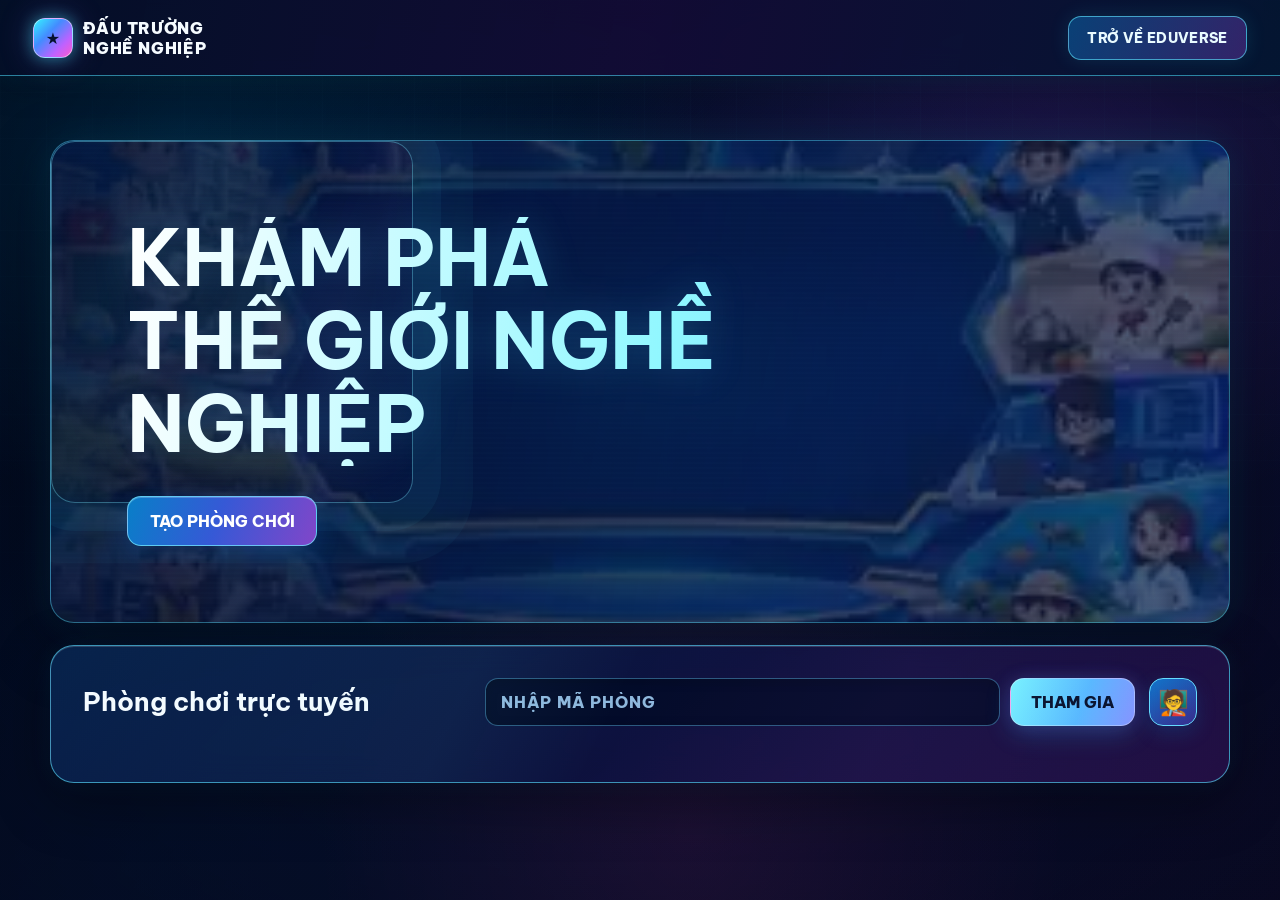
<file: career-arena/index.html>
<!doctype html>
<html lang="vi">
<head>
<meta charset="utf-8">
<meta name="viewport" content="width=device-width,initial-scale=1">
<meta name="theme-color" content="#061b48">
<title>Đấu trường nghề nghiệp | Career Arena</title>
<link rel="stylesheet" href="assets/css/shared.css?v=career-arena-responsive-v20261115">
<link rel="stylesheet" href="assets/css/home.css?v=eduverse-home-20261120">
</head>
<body>
<div class="site-bg"></div>
<header class="topbar">
  <a class="brand" href="index.html" aria-label="Đấu trường nghề nghiệp">
    <span class="brand-mark">★</span>
    <span>ĐẤU TRƯỜNG<br>NGHỀ NGHIỆP</span>
  </a>
  <a class="back-to-eduverse" href="https://historyandgeegraphyeducation.github.io/Eduverse/#ev?tab=practice">TRỞ VỀ EDUVERSE</a>
</header>
<main class="wrap home-wrap">
  <section class="panel hero reveal">
    <h1 class="title">KHÁM PHÁ<br>THẾ GIỚI NGHỀ NGHIỆP</h1>
    <div class="actions">
      <a class="btn secondary" href="room.html">TẠO PHÒNG CHƠI</a>
    </div>
  </section>
  <section class="room-entry panel" aria-label="Phòng chơi trực tuyến">
    <div class="room-entry-main">
      <div class="room-entry-copy">
        <h2>Phòng chơi trực tuyến</h2>
      </div>
      <form id="studentRoomForm" class="room-code-form">
        <label class="sr-only" for="studentRoomCode">Mã phòng</label>
        <input id="studentRoomCode" name="roomCode" maxlength="8" autocomplete="off" autocapitalize="characters" placeholder="NHẬP MÃ PHÒNG" required>
        <button class="btn" type="submit">THAM GIA</button>
      </form>
      <button id="teacherEntryToggle" class="teacher-entry-icon" type="button" aria-label="Truy cập dành cho giáo viên" aria-expanded="false" title="Giáo viên">🧑‍🏫</button>
    </div>
    <form id="teacherRoomForm" class="teacher-room-form hidden">
      <strong>Truy cập dành cho giáo viên</strong>
      <label class="sr-only" for="teacherRoomCode">Mã truy cập giáo viên</label>
      <input id="teacherRoomCode" maxlength="8" autocomplete="off" autocapitalize="characters" placeholder="MÃ GIÁO VIÊN" required>
      <button class="btn secondary" type="submit">VÀO BẢNG ĐIỀU KHIỂN</button>
    </form>
    <p id="roomEntryMessage" class="room-entry-message" aria-live="polite"></p>
  </section>
</main>
<script src="assets/js/shared.js"></script>
<script src="assets/js/home.js?v=eduverse-home-20261120"></script>
</body>
</html>
</file>
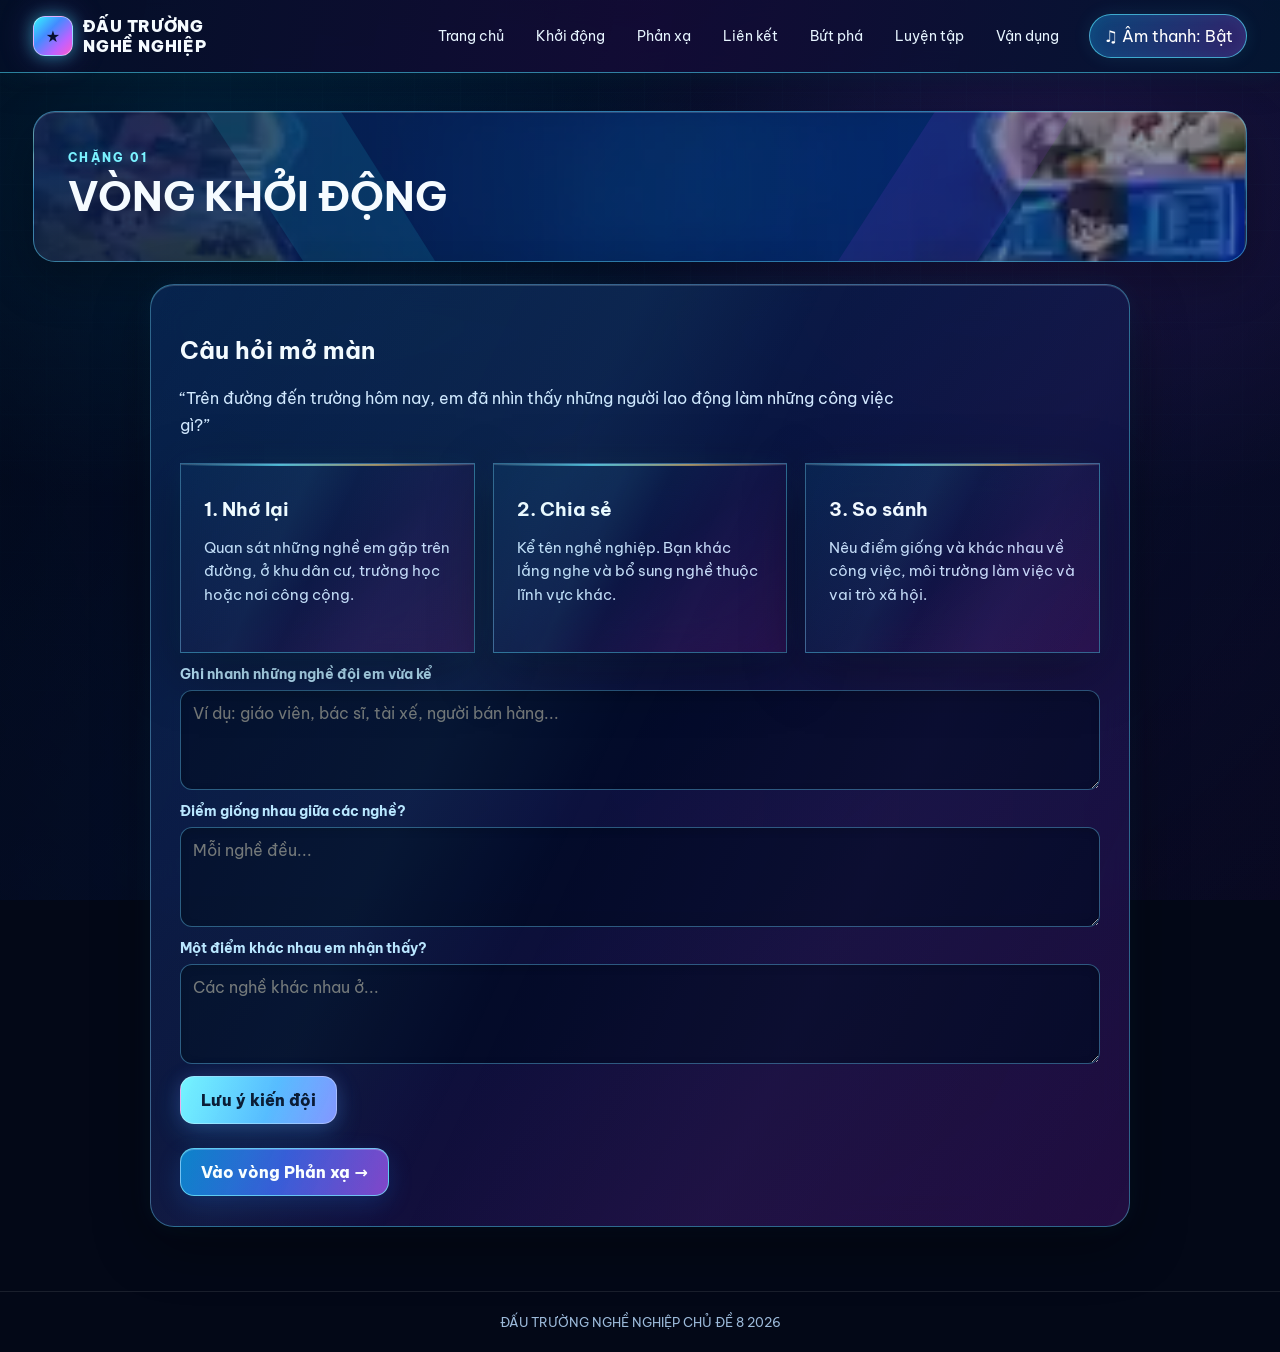
<file: career-arena/pages/khoi-dong.html>
<!doctype html><html lang="vi"><head><meta charset="utf-8"><meta name="viewport" content="width=device-width,initial-scale=1"><meta name="theme-color" content="#061b48"><title>Khởi động | Đấu trường nghề nghiệp</title><link rel="stylesheet" href="../assets/css/shared.css?v=career-arena-responsive-v20261115"><link rel="stylesheet" href="../assets/css/warmup.css"></head><body><div class="site-bg"></div><header class="topbar"><a class="brand" href="../index.html"><span class="brand-mark">★</span><span>ĐẤU TRƯỜNG<br>NGHỀ NGHIỆP</span></a><nav class="nav"><a href="../index.html">Trang chủ</a><a href="khoi-dong.html">Khởi động</a><a href="phan-xa.html">Phản xạ</a><a href="lien-ket.html">Liên kết</a><a href="but-pha.html">Bứt phá</a><a href="luyen-tap.html">Luyện tập</a><a href="van-dung.html">Vận dụng</a></nav><button class="sound-toggle" data-sound>♫ Âm thanh: Bật</button></header><main class="wrap"><section class="round-banner" style="--banner:url('../assets/images/warmup.webp')"><span class="eyebrow">CHẶNG 01</span><h1>VÒNG KHỞI ĐỘNG</h1></section><section class="panel content"><h2>Câu hỏi mở màn</h2><p class="lead">“Trên đường đến trường hôm nay, em đã nhìn thấy những người lao động làm những công việc gì?”</p><div class="grid"><div class="card"><h3>1. Nhớ lại</h3><p>Quan sát những nghề em gặp trên đường, ở khu dân cư, trường học hoặc nơi công cộng.</p></div><div class="card"><h3>2. Chia sẻ</h3><p>Kể tên nghề nghiệp. Bạn khác lắng nghe và bổ sung nghề thuộc lĩnh vực khác.</p></div><div class="card"><h3>3. So sánh</h3><p>Nêu điểm giống và khác nhau về công việc, môi trường làm việc và vai trò xã hội.</p></div></div><div class="field"><label>Ghi nhanh những nghề đội em vừa kể</label><textarea id="jobs" placeholder="Ví dụ: giáo viên, bác sĩ, tài xế, người bán hàng..."></textarea></div><div class="field"><label>Điểm giống nhau giữa các nghề?</label><textarea id="same" placeholder="Mỗi nghề đều..."></textarea></div><div class="field"><label>Một điểm khác nhau em nhận thấy?</label><textarea id="diff" placeholder="Các nghề khác nhau ở..."></textarea></div><button class="btn" id="saveWarmup">Lưu ý kiến đội</button><p id="warmMsg" class="muted" aria-live="polite"></p><div class="actions"><a class="btn secondary" href="phan-xa.html">Vào vòng Phản xạ →</a></div></section></main><footer class="footer">ĐẤU TRƯỜNG NGHỀ NGHIỆP   CHỦ ĐỀ 8   <span data-year></span></footer><script src="../assets/js/shared.js"></script><script src="../assets/js/warmup.js"></script></body></html>
</file>
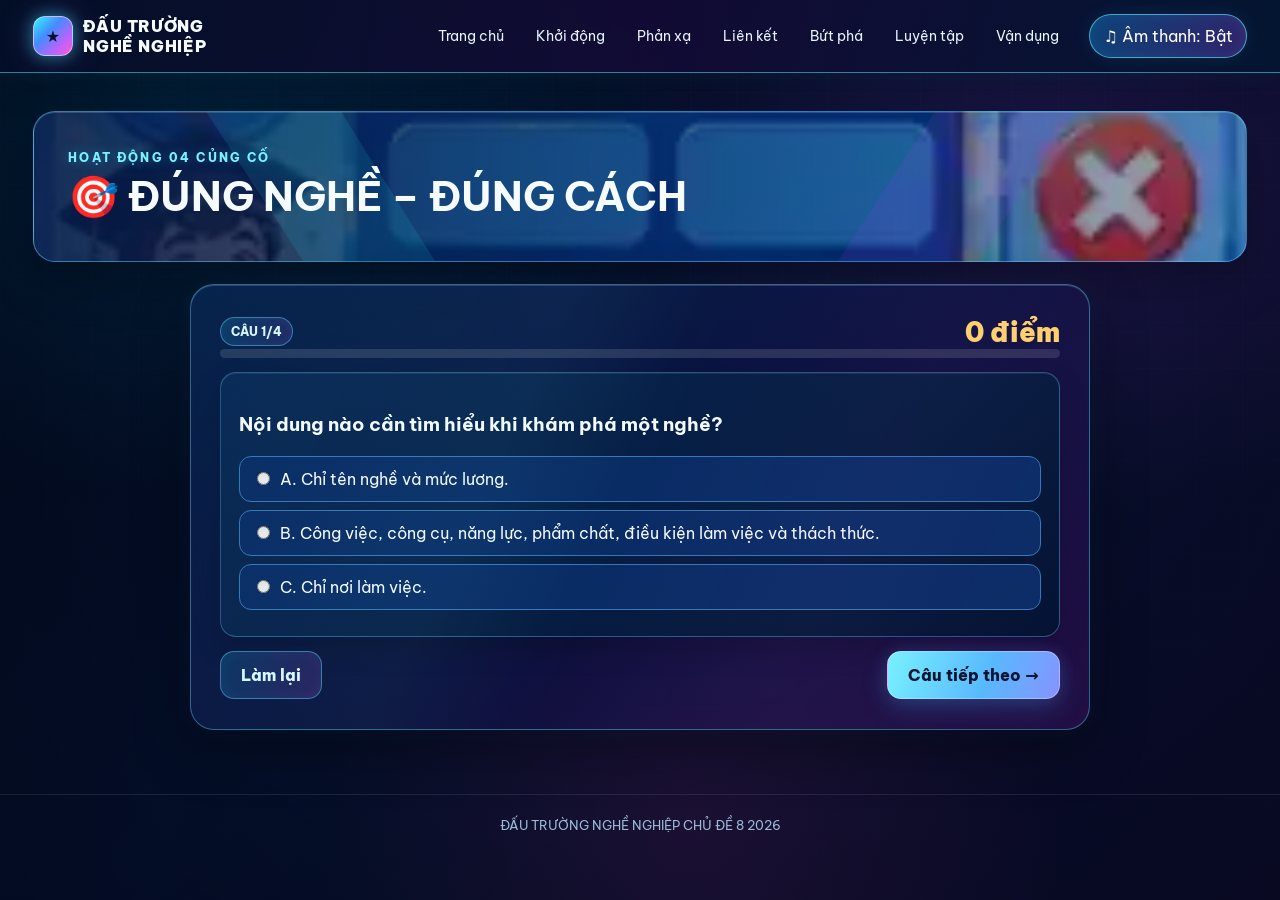
<file: career-arena/pages/luyen-tap.html>
<!doctype html><html lang="vi"><head><meta charset="utf-8"><meta name="viewport" content="width=device-width,initial-scale=1"><meta name="theme-color" content="#061b48"><title>Luyện tập | Đấu trường nghề nghiệp</title><link rel="stylesheet" href="../assets/css/shared.css?v=career-arena-responsive-v20261115"><link rel="stylesheet" href="../assets/css/practice.css"></head><body><div class="site-bg"></div><header class="topbar"><a class="brand" href="../index.html"><span class="brand-mark">★</span><span>ĐẤU TRƯỜNG<br>NGHỀ NGHIỆP</span></a><nav class="nav"><a href="../index.html">Trang chủ</a><a href="khoi-dong.html">Khởi động</a><a href="phan-xa.html">Phản xạ</a><a href="lien-ket.html">Liên kết</a><a href="but-pha.html">Bứt phá</a><a href="luyen-tap.html">Luyện tập</a><a href="van-dung.html">Vận dụng</a></nav><button class="sound-toggle" data-sound>♫ Âm thanh: Bật</button></header><main class="wrap"><section class="round-banner" style="--banner:url('../assets/images/practice.webp')"><span class="eyebrow">HOẠT ĐỘNG 04   CỦNG CỐ</span><h1>🎯 ĐÚNG NGHỀ – ĐÚNG CÁCH</h1></section><section class="panel content"><div class="row" style="justify-content:space-between"><span class="pill" id="qCount">CÂU 1/4</span><strong class="score" id="points">0 điểm</strong></div><div class="progress"><span id="progress"></span></div><div id="quiz"></div><div class="row" style="justify-content:space-between"><button class="btn ghost" id="restart">Làm lại</button><button class="btn" id="next" disabled>Câu tiếp theo →</button></div><div id="result" class="question hidden"></div></section></main><script src="../assets/js/quiz-data.js"></script><footer class="footer">ĐẤU TRƯỜNG NGHỀ NGHIỆP   CHỦ ĐỀ 8   <span data-year></span></footer><script src="../assets/js/shared.js"></script><script src="../assets/js/practice.js"></script></body></html>
</file>
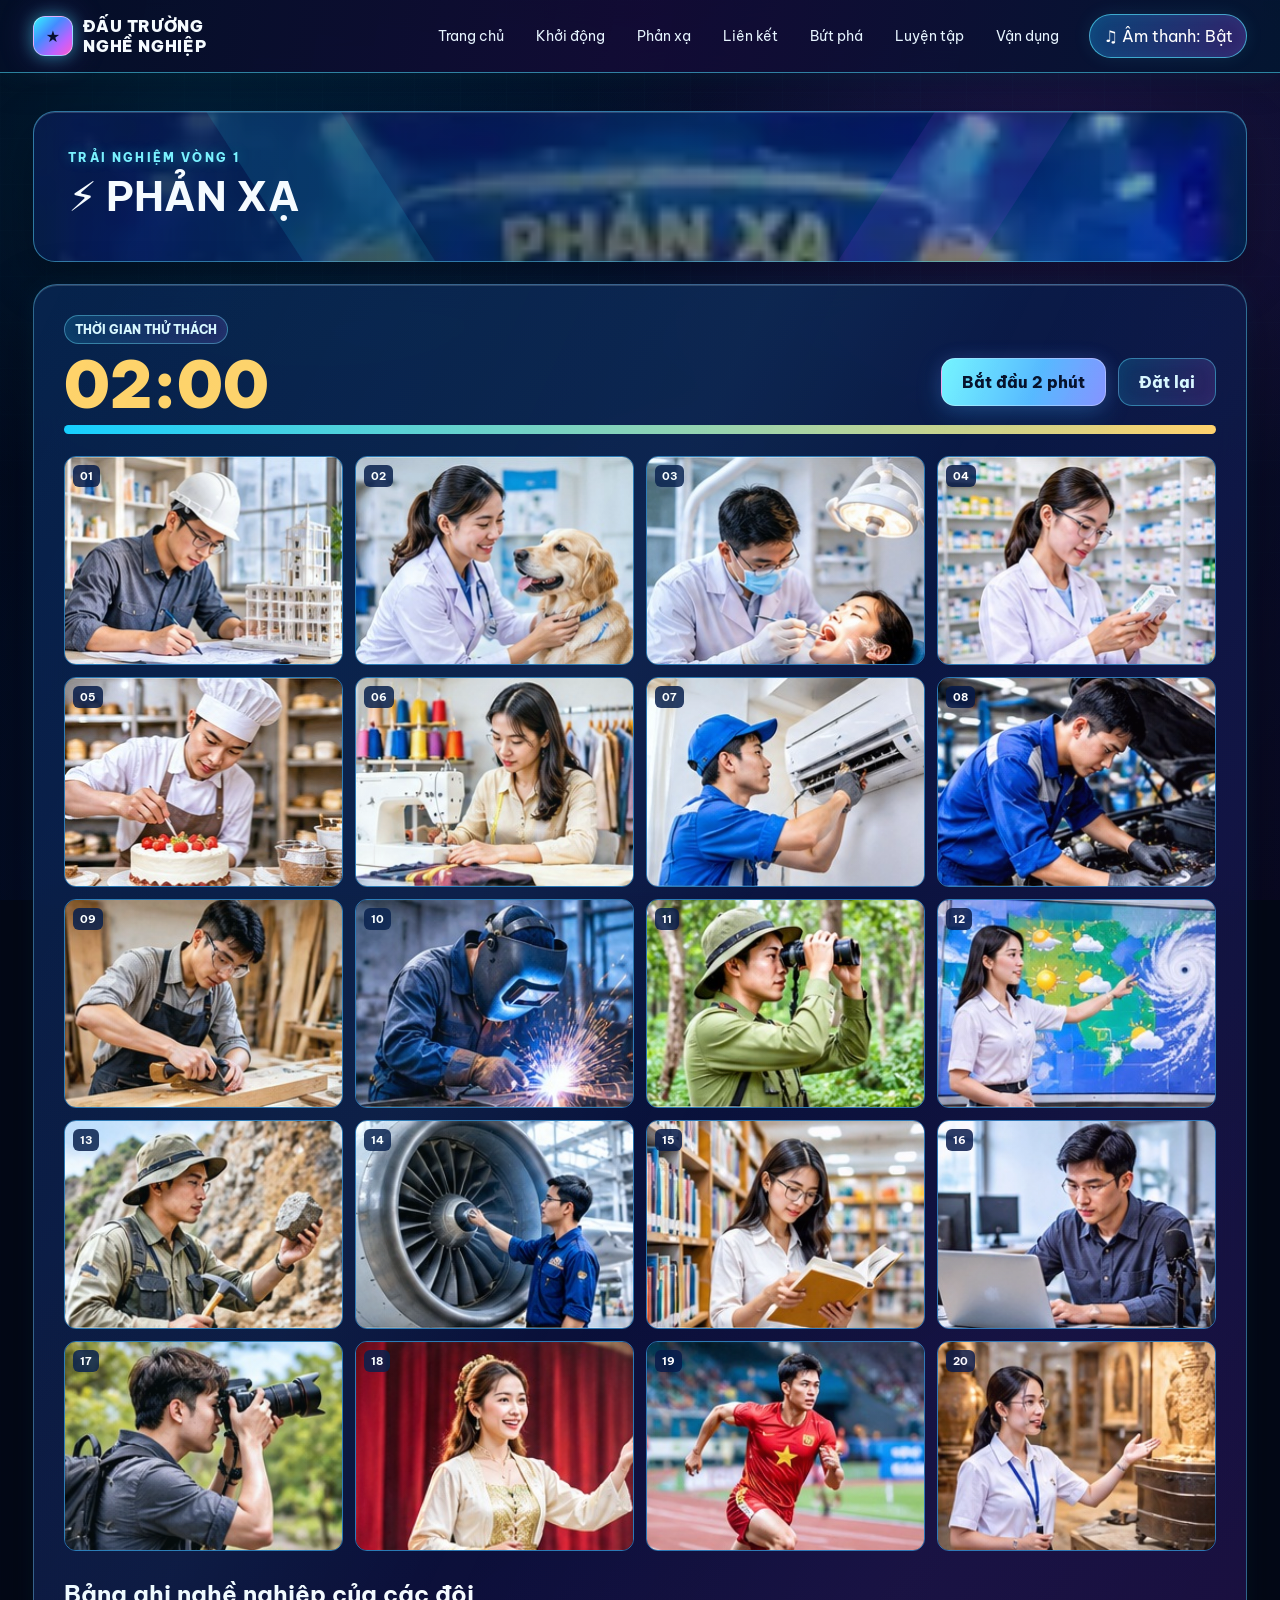
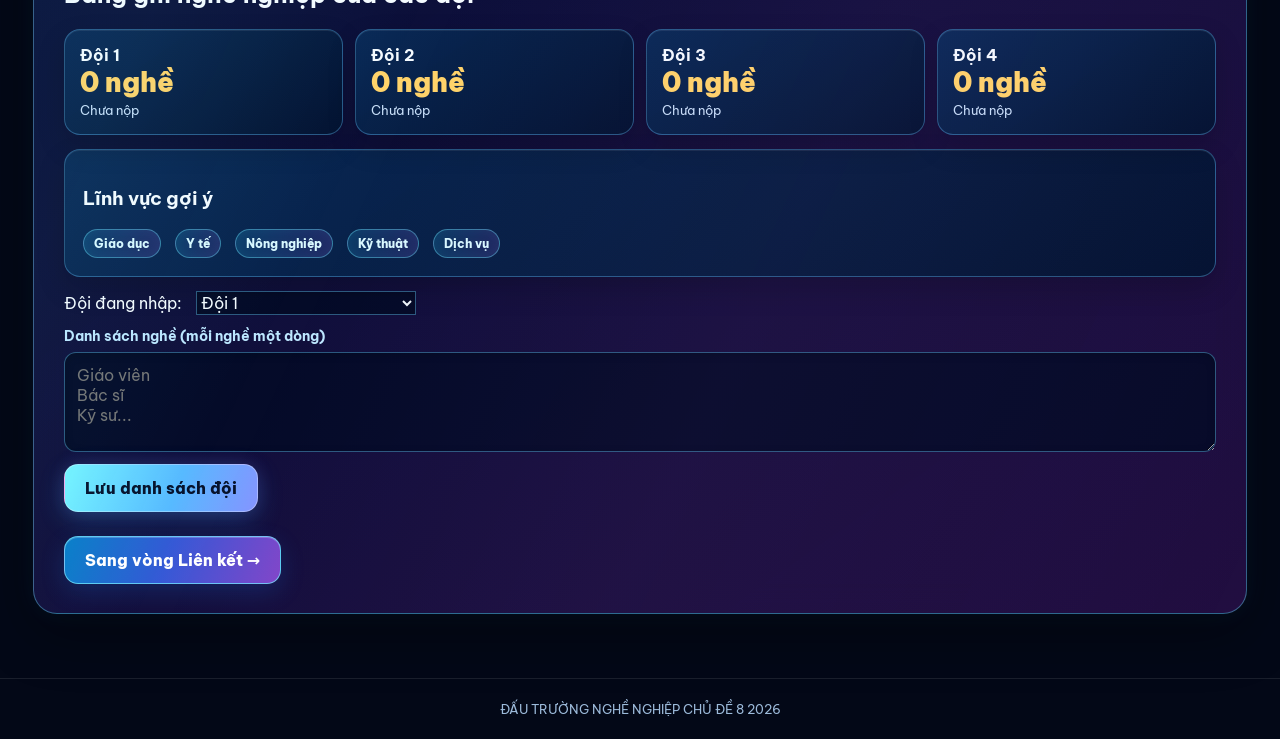
<file: career-arena/pages/phan-xa.html>
<!doctype html><html lang="vi"><head><meta charset="utf-8"><meta name="viewport" content="width=device-width,initial-scale=1"><meta name="theme-color" content="#061b48"><title>Vòng Phản xạ | Đấu trường nghề nghiệp</title><link rel="stylesheet" href="../assets/css/shared.css?v=career-arena-responsive-v20261115"><link rel="stylesheet" href="../assets/css/reflex.css"></head><body><div class="site-bg"></div><header class="topbar"><a class="brand" href="../index.html"><span class="brand-mark">★</span><span>ĐẤU TRƯỜNG<br>NGHỀ NGHIỆP</span></a><nav class="nav"><a href="../index.html">Trang chủ</a><a href="khoi-dong.html">Khởi động</a><a href="phan-xa.html">Phản xạ</a><a href="lien-ket.html">Liên kết</a><a href="but-pha.html">Bứt phá</a><a href="luyen-tap.html">Luyện tập</a><a href="van-dung.html">Vận dụng</a></nav><button class="sound-toggle" data-sound>♫ Âm thanh: Bật</button></header><main class="wrap"><section class="round-banner" style="--banner:url('../assets/images/reflex.webp')"><span class="eyebrow">TRẢI NGHIỆM   VÒNG 1</span><h1>⚡ PHẢN XẠ</h1></section><section class="panel content"><div class="row" style="justify-content:space-between"><div><span class="pill">THỜI GIAN THỬ THÁCH</span><div class="timer" id="clock">02:00</div></div><div class="actions"><button class="btn" id="start">Bắt đầu 2 phút</button><button class="btn ghost" id="reset">Đặt lại</button></div></div><div class="progress"><span id="timebar"></span></div><div id="careerGallery" class="career-gallery" aria-label="20 hình ảnh nghề nghiệp"></div><h2 style="margin-top:28px">Bảng ghi nghề nghiệp của các đội</h2><div class="teams" id="teams"></div><div class="question"><h3>Lĩnh vực gợi ý</h3><div class="row"><span class="pill">Giáo dục</span><span class="pill">Y tế</span><span class="pill">Nông nghiệp</span><span class="pill">Kỹ thuật</span><span class="pill">Dịch vụ</span></div></div><div class="row"><label for="activeTeam">Đội đang nhập:</label><select id="activeTeam" class="field" style="margin:0;max-width:220px"><option value="0">Đội 1</option><option value="1">Đội 2</option><option value="2">Đội 3</option><option value="3">Đội 4</option></select></div><div class="field"><label>Danh sách nghề (mỗi nghề một dòng)</label><textarea id="answer" placeholder="Giáo viên&#10;Bác sĩ&#10;Kỹ sư..."></textarea></div><button class="btn" id="save">Lưu danh sách đội</button><div class="actions"><a class="btn secondary" href="lien-ket.html">Sang vòng Liên kết →</a></div></section></main><footer class="footer">ĐẤU TRƯỜNG NGHỀ NGHIỆP   CHỦ ĐỀ 8   <span data-year></span></footer><script src="../assets/js/shared.js"></script><script src="../assets/js/reflex.js?v=career-arena-reflex-20-20261121"></script></body></html>
</file>
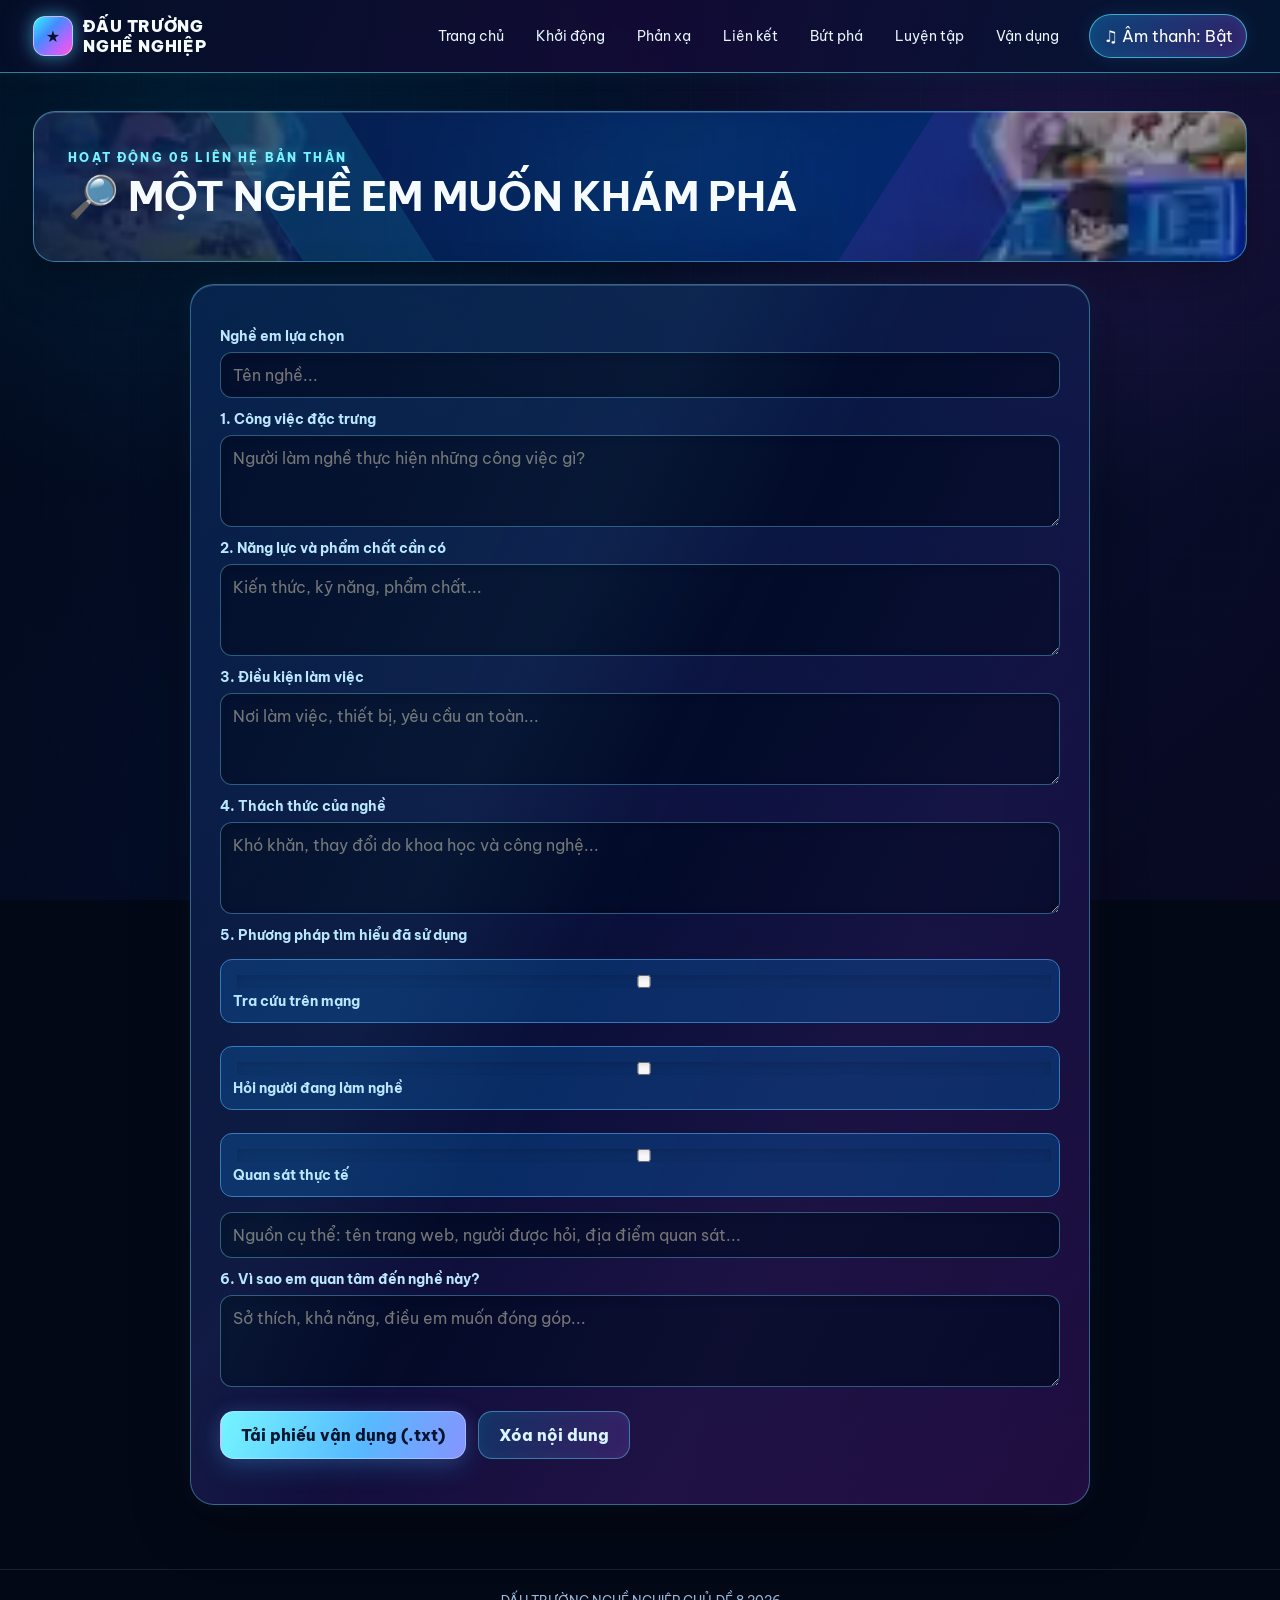
<file: career-arena/pages/van-dung.html>
<!doctype html><html lang="vi"><head><meta charset="utf-8"><meta name="viewport" content="width=device-width,initial-scale=1"><meta name="theme-color" content="#061b48"><title>Vận dụng | Đấu trường nghề nghiệp</title><link rel="stylesheet" href="../assets/css/shared.css?v=career-arena-responsive-v20261115"><link rel="stylesheet" href="../assets/css/application.css"></head><body><div class="site-bg"></div><header class="topbar"><a class="brand" href="../index.html"><span class="brand-mark">★</span><span>ĐẤU TRƯỜNG<br>NGHỀ NGHIỆP</span></a><nav class="nav"><a href="../index.html">Trang chủ</a><a href="khoi-dong.html">Khởi động</a><a href="phan-xa.html">Phản xạ</a><a href="lien-ket.html">Liên kết</a><a href="but-pha.html">Bứt phá</a><a href="luyen-tap.html">Luyện tập</a><a href="van-dung.html">Vận dụng</a></nav><button class="sound-toggle" data-sound>♫ Âm thanh: Bật</button></header><main class="wrap"><section class="round-banner" style="--banner:url('../assets/images/explore.webp')"><span class="eyebrow">HOẠT ĐỘNG 05   LIÊN HỆ BẢN THÂN</span><h1>🔎 MỘT NGHỀ EM MUỐN KHÁM PHÁ</h1></section><section class="panel content"><div class="field"><label for="career">Nghề em lựa chọn</label><input id="career" placeholder="Tên nghề..."></div><div class="field"><label>1. Công việc đặc trưng</label><textarea id="work" placeholder="Người làm nghề thực hiện những công việc gì?"></textarea></div><div class="field"><label>2. Năng lực và phẩm chất cần có</label><textarea id="skills" placeholder="Kiến thức, kỹ năng, phẩm chất..."></textarea></div><div class="field"><label>3. Điều kiện làm việc</label><textarea id="conditions" placeholder="Nơi làm việc, thiết bị, yêu cầu an toàn..."></textarea></div><div class="field"><label>4. Thách thức của nghề</label><textarea id="challenges" placeholder="Khó khăn, thay đổi do khoa học và công nghệ..."></textarea></div><div class="field"><label>5. Phương pháp tìm hiểu đã sử dụng</label><label class="option"><input type="checkbox" value="Tra cứu trên mạng" name="method"> Tra cứu trên mạng</label><label class="option"><input type="checkbox" value="Hỏi người đang làm nghề" name="method"> Hỏi người đang làm nghề</label><label class="option"><input type="checkbox" value="Quan sát thực tế" name="method"> Quan sát thực tế</label><input id="source" placeholder="Nguồn cụ thể: tên trang web, người được hỏi, địa điểm quan sát..."></div><div class="field"><label>6. Vì sao em quan tâm đến nghề này?</label><textarea id="reason" placeholder="Sở thích, khả năng, điều em muốn đóng góp..."></textarea></div><div class="actions"><button class="btn" id="export">Tải phiếu vận dụng (.txt)</button><button class="btn ghost" id="clear">Xóa nội dung</button></div><p id="status" class="muted"></p></section></main><footer class="footer">ĐẤU TRƯỜNG NGHỀ NGHIỆP   CHỦ ĐỀ 8   <span data-year></span></footer><script src="../assets/js/shared.js"></script><script src="../assets/js/application.js"></script></body></html>
</file>
<file: career-arena/assets/css/shared.css>
@import url('https://fonts.googleapis.com/css2?family=Be+Vietnam+Pro:wght@400;500;600;700;800;900&display=swap');
:root{--navy:#061b48;--blue:#087cf0;--cyan:#27dcff;--gold:#ffd36a;--ink:#10264d;--glass:rgba(4,25,69,.82);--line:rgba(93,218,255,.48)}*{box-sizing:border-box}html{scroll-behavior:smooth}body{margin:0;font-family:'Be Vietnam Pro',system-ui,sans-serif;color:#fff;background:#061638;min-height:100vh}a{color:inherit;text-decoration:none}button,input,textarea,select{font:inherit}.site-bg{position:fixed;inset:0;z-index:-2;background:radial-gradient(ellipse at 50% 20%,#1252a4 0,#071c49 52%,#030d25 100%)}.site-bg:after{content:'';position:absolute;inset:0;background:linear-gradient(90deg,rgba(3,12,35,.76),rgba(3,16,48,.48)),url('../images/hero.webp') center/cover;opacity:.38}.topbar{display:flex;align-items:center;justify-content:space-between;gap:16px;padding:14px clamp(16px,4vw,56px);position:relative;z-index:5;background:rgba(2,13,38,.62);border-bottom:1px solid var(--line);backdrop-filter:blur(14px)}.brand{font-weight:900;letter-spacing:.04em;display:flex;align-items:center;gap:10px}.brand-mark{width:40px;height:40px;border-radius:12px;display:grid;place-items:center;background:linear-gradient(145deg,#ffd76e,#ff8c27);color:#17316a;box-shadow:0 0 22px #ffbd4d88}.nav{display:flex;flex-wrap:wrap;gap:8px}.nav a,.nav button{border:1px solid transparent;background:transparent;color:#e7f5ff;padding:9px 13px;border-radius:999px;font-size:.86rem;cursor:pointer}.nav a:hover,.nav a.active,.nav button:hover{background:#0b69c9;border-color:#56dfff}.sound-toggle{border:1px solid var(--line);background:#0c326d;color:white;border-radius:999px;padding:9px 13px;cursor:pointer}.wrap{width:min(1180px,calc(100% - 32px));margin:0 auto;padding:38px 0 70px}.eyebrow{color:#78e8ff;text-transform:uppercase;letter-spacing:.18em;font-size:.75rem;font-weight:800}.title{font-size:clamp(2rem,5vw,4.5rem);line-height:1.05;margin:12px 0;color:#fff;text-shadow:0 4px 24px #1b9eff66}.lead{max-width:720px;color:#d3e9ff;line-height:1.7}.panel{background:linear-gradient(145deg,rgba(9,47,108,.88),rgba(4,21,61,.88));border:1px solid var(--line);border-radius:24px;box-shadow:0 18px 55px #0005,inset 0 1px #ffffff20;backdrop-filter:blur(12px)}.hero{position:relative;overflow:hidden;padding:clamp(24px,5vw,58px);min-height:420px;display:flex;flex-direction:column;justify-content:center;background:linear-gradient(90deg,rgba(3,20,59,.94),rgba(3,25,69,.72)),url('../images/hero.webp') center/cover}.hero:after{content:'';position:absolute;width:360px;height:360px;border:1px solid #4be2ff66;border-radius:50%;right:-90px;top:-100px;box-shadow:0 0 0 28px #4be2ff0c,0 0 0 60px #4be2ff0a;animation:orbit 18s linear infinite}.hero>*{position:relative;z-index:1}.actions{display:flex;gap:12px;flex-wrap:wrap;margin-top:24px}.btn{border:0;border-radius:14px;padding:13px 20px;font-weight:800;cursor:pointer;color:#07234f;background:linear-gradient(120deg,#ffe28b,#ffae38);box-shadow:0 8px 24px #ffb13a38;transition:.2s transform,.2s filter}.btn:hover{transform:translateY(-3px);filter:brightness(1.08)}.btn.secondary{color:#fff;background:linear-gradient(120deg,#0d8be9,#1351b7);border:1px solid #65ddff}.btn.ghost{color:#dff7ff;background:#ffffff0d;border:1px solid var(--line);box-shadow:none}.grid{display:grid;grid-template-columns:repeat(12,1fr);gap:18px;margin-top:24px}.card{grid-column:span 4;padding:22px;min-height:190px;transition:.25s transform,.25s border-color;position:relative;overflow:hidden}.card:hover{transform:translateY(-6px);border-color:#8df1ff}.card h3{margin:10px 0}.card p{color:#c6ddf7;line-height:1.6;font-size:.92rem}.card .icon{font-size:2rem}.section-head{display:flex;align-items:end;justify-content:space-between;gap:20px;margin:34px 0 12px}.section-head h2{margin:0;font-size:clamp(1.35rem,3vw,2rem)}.round-banner{padding:22px 26px;margin-bottom:22px;background:linear-gradient(100deg,rgba(5,24,67,.95),rgba(7,62,137,.82)),var(--banner) center/cover;border-radius:22px;border:1px solid var(--line)}.round-banner h1{margin:7px 0;font-size:clamp(2rem,4vw,3.4rem)}.content{padding:clamp(18px,3vw,30px)}.muted{color:#c7def8}.row{display:flex;gap:14px;align-items:center;flex-wrap:wrap}.teams{display:grid;grid-template-columns:repeat(4,1fr);gap:12px}.team{padding:15px;border-radius:16px;background:#061b49;border:1px solid #267cc4}.team input{width:100%;min-width:0;color:white;background:#0a2c66;border:1px solid #4c9bcf;border-radius:8px;padding:8px;margin:6px 0}.score{font-size:1.7rem;font-weight:900;color:var(--gold)}.timer{font-size:clamp(2.4rem,7vw,4rem);font-weight:900;color:var(--gold);font-variant-numeric:tabular-nums}.field{display:grid;gap:7px;margin:12px 0}.field label{font-size:.88rem;color:#bde7ff;font-weight:700}.field input,.field textarea,.field select{width:100%;border:1px solid #398bd1;background:#061b49;color:#fff;border-radius:12px;padding:12px;outline:none}.field textarea{min-height:100px;resize:vertical}.field input:focus,.field textarea:focus{border-color:#63e7ff;box-shadow:0 0 0 3px #36caff22}.question{padding:18px;border:1px solid var(--line);border-radius:16px;background:#071d4c;margin:14px 0}.option{display:block;padding:12px;margin:8px 0;border:1px solid #3478b9;border-radius:12px;cursor:pointer;background:#0a2c65}.option:has(input:checked){border-color:#ffe08b;background:#174d87}.feedback{padding:14px;border-radius:12px;margin-top:12px;display:none}.feedback.show{display:block}.correct{background:#0c633d}.wrong{background:#71342c}.progress{height:9px;border-radius:99px;background:#ffffff20;overflow:hidden}.progress span{display:block;height:100%;background:linear-gradient(90deg,#16cfff,#ffd46b);width:0;transition:width .3s}.footer{padding:22px;text-align:center;color:#9cbada;border-top:1px solid #ffffff18;font-size:.82rem}.hidden{display:none!important}.pill{display:inline-flex;padding:6px 10px;border-radius:999px;background:#0b5e9f;color:#d9f8ff;font-size:.75rem;font-weight:800}.reveal{animation:rise .7s both}.delay1{animation-delay:.12s}.delay2{animation-delay:.24s}.delay3{animation-delay:.36s}@keyframes rise{from{opacity:0;transform:translateY(22px)}to{opacity:1;transform:translateY(0)}}@keyframes orbit{to{transform:rotate(360deg)}}@media(max-width:850px){.card{grid-column:span 6}.teams{grid-template-columns:repeat(2,1fr)}.nav{display:none}.hero{min-height:360px}}@media(max-width:560px){.card{grid-column:span 12}.teams{grid-template-columns:repeat(2,minmax(0,1fr))}.wrap{width:min(100% - 22px,1180px);padding-top:22px}.topbar{padding:10px 12px}.brand{font-size:.88rem}.hero{min-height:390px}.team{padding:10px}.btn{padding:12px 15px}}


/* Career Arena graphic assets: dark grid backdrop + cyan/purple geometric overlay. */
.site-bg {
  background: #080d2b url("../images/career-arena-bg-grid.svg") center / cover no-repeat;
}
.site-bg::after {
  background-image:
    linear-gradient(90deg, rgba(3,12,35,.62), rgba(3,16,48,.34)),
    url("../images/career-arena-overlay-v-shape.svg");
  background-position: center, center;
  background-size: cover, cover;
  opacity: .24;
}
.hero,
.round-banner {
  position: relative;
  isolation: isolate;
  overflow: hidden;
}
.hero::before,
.round-banner::before {
  content: "";
  position: absolute;
  inset: 0;
  z-index: 0;
  pointer-events: none;
  background: url("../images/career-arena-overlay-v-shape.svg") center / cover no-repeat;
  opacity: .12;
}
.hero > *,
.round-banner > * {
  position: relative;
  z-index: 1;
}

/* Visual depth refresh: shared interface surfaces */
:root{--depth-shadow:0 24px 60px rgba(0,0,0,.34)}
body{background:#050d25}
.site-bg{background:radial-gradient(ellipse at 18% 8%,rgba(36,114,190,.34),transparent 42%),radial-gradient(ellipse at 82% 72%,rgba(105,58,181,.2),transparent 40%),#070d28 url("../images/career-arena-bg-grid.svg") center/cover no-repeat}
.site-bg:after{opacity:.3;background-image:linear-gradient(120deg,rgba(2,10,31,.55),rgba(3,13,38,.26)),url("../images/career-arena-overlay-v-shape.svg");background-size:cover}
.topbar{background:linear-gradient(100deg,rgba(3,13,37,.94),rgba(8,31,72,.84));border-bottom-color:rgba(94,208,255,.3);box-shadow:0 10px 34px rgba(0,0,0,.22)}
.brand-mark{border:1px solid rgba(255,255,255,.48);box-shadow:0 0 0 5px rgba(255,205,96,.08),0 9px 24px rgba(255,174,56,.28)}
.panel{background:linear-gradient(145deg,rgba(13,54,111,.9),rgba(4,17,47,.94));border-color:rgba(103,204,255,.36);box-shadow:var(--depth-shadow),inset 0 1px rgba(255,255,255,.16);backdrop-filter:blur(18px)}
.hero{border:1px solid rgba(117,220,255,.42);box-shadow:0 28px 80px rgba(0,0,0,.42),inset 0 1px rgba(255,255,255,.2)}
.hero:after{border-color:rgba(116,230,255,.42);filter:drop-shadow(0 0 16px rgba(39,220,255,.22))}
.round-banner{box-shadow:0 18px 48px rgba(0,0,0,.28),inset 0 1px rgba(255,255,255,.16)}
.card{background:linear-gradient(155deg,rgba(17,65,125,.86),rgba(4,20,54,.96));border:1px solid rgba(108,198,255,.3);box-shadow:0 16px 34px rgba(0,0,0,.2),inset 0 1px rgba(255,255,255,.13)}
.card:before{content:"";position:absolute;inset:0 0 auto;height:2px;background:linear-gradient(90deg,transparent,#61e7ff,rgba(255,211,106,.8),transparent);opacity:.72}
.card:hover{transform:translateY(-7px) scale(1.012);box-shadow:0 22px 42px rgba(0,0,0,.32),0 0 24px rgba(39,220,255,.1)}
.btn{position:relative;overflow:hidden;box-shadow:0 9px 24px rgba(255,177,58,.24),inset 0 1px rgba(255,255,255,.48)}
.btn:active{transform:translateY(1px) scale(.985)}
.btn.secondary{box-shadow:0 9px 24px rgba(0,126,230,.22),inset 0 1px rgba(255,255,255,.18)}
.btn.ghost{backdrop-filter:blur(8px)}
button:focus-visible,a:focus-visible,input:focus-visible,select:focus-visible,textarea:focus-visible{outline:2px solid #ffe08b;outline-offset:3px}
.field input,.field textarea,.field select{background:linear-gradient(145deg,rgba(3,18,47,.96),rgba(8,37,78,.92));border-color:rgba(99,183,236,.52);box-shadow:inset 0 2px 8px rgba(0,0,0,.18)}
.question,.team{background:linear-gradient(145deg,rgba(10,43,88,.96),rgba(4,19,49,.98));border-color:rgba(91,177,234,.4);box-shadow:0 12px 28px rgba(0,0,0,.18),inset 0 1px rgba(255,255,255,.08)}
.pill{border:1px solid rgba(104,222,255,.28);box-shadow:inset 0 1px rgba(255,255,255,.1)}
@media(prefers-reduced-motion:reduce){*,*::before,*::after{scroll-behavior:auto!important;animation-duration:.01ms!important;animation-iteration-count:1!important;transition-duration:.01ms!important}}

/* Responsive layout system for phone, tablet, laptop and desktop */
:root{--page-gutter:clamp(12px,3vw,48px);--content-max:1380px}
html,body{width:100%;overflow-x:clip}
img,video,canvas,svg{max-width:100%}
.wrap{width:min(var(--content-max),calc(100% - var(--page-gutter)*2));padding-top:clamp(18px,3vw,44px);padding-bottom:clamp(38px,5vw,76px)}
.topbar{min-width:0;gap:clamp(8px,1.5vw,18px);padding-inline:var(--page-gutter)}
.brand{flex:0 0 auto;min-width:0}
.nav{min-width:0;align-items:center;justify-content:flex-end;gap:clamp(3px,.55vw,8px)}
.nav a,.nav button{white-space:nowrap;padding:9px clamp(8px,.9vw,13px)}
.sound-toggle{flex:0 0 auto;white-space:nowrap}
.hero{min-height:clamp(350px,38vw,520px);padding:clamp(22px,4vw,58px)}
.hero .title{max-width:920px}
.round-banner{padding:clamp(18px,2.8vw,34px);min-width:0}
.round-banner h1{max-width:100%;font-size:clamp(1.8rem,3.2vw,3.3rem);line-height:1.15;overflow-wrap:anywhere}
.panel,.content,.question,.card,.team{min-width:0}
.content{padding:clamp(14px,2.3vw,32px)}
.grid{grid-template-columns:repeat(12,minmax(0,1fr));gap:clamp(10px,1.4vw,20px)}
.grid>.card,.wrap .content .grid>.card{grid-column:span 4;min-width:0}
.card{padding:clamp(15px,1.8vw,24px)}
.card h3,.card p,.lead,.question p{overflow-wrap:anywhere}
.field{min-width:0}
.field input,.field textarea,.field select{max-width:100%;min-width:0}
.row>*{min-width:0}
.row>.field{flex:1 1 220px}
.actions{align-items:stretch}
.actions>.btn,.actions>a.btn{display:inline-flex;align-items:center;justify-content:center}
button,.btn,a.btn,select,input[type=checkbox],input[type=radio]{touch-action:manipulation}
button,.btn{min-height:44px}
textarea{max-width:100%}
.footer{padding-inline:var(--page-gutter)}
@media(min-width:1500px){
 :root{--content-max:1480px;--page-gutter:clamp(40px,4vw,72px)}
 .topbar{padding-block:17px}
 .nav a,.nav button{font-size:.92rem;padding:10px 14px}
 .grid>.card,.wrap .content .grid>.card{grid-column:span 3}
 .content{padding:34px}
}
@media(min-width:1025px) and (max-width:1499px){
 :root{--content-max:1320px;--page-gutter:clamp(22px,2.6vw,40px)}
 .topbar{flex-wrap:wrap}
 .nav{flex:1 1 520px}
}
@media(max-width:1024px){
 .topbar{display:grid;grid-template-columns:minmax(0,1fr) auto;grid-template-areas:"brand sound" "nav nav";align-items:center}
 .topbar>.brand{grid-area:brand}
 .topbar>.nav{grid-area:nav;display:flex;flex-wrap:nowrap;justify-content:flex-start;width:100%;overflow-x:auto;overflow-y:hidden;padding:2px 0 7px;scrollbar-width:thin;overscroll-behavior-x:contain}
 .topbar>.nav a{flex:0 0 auto}
 .topbar>.sound-toggle{grid-area:sound}
 .grid>.card,.wrap .content .grid>.card{grid-column:span 6}
 .section-head{align-items:center;flex-wrap:wrap}
}
@media(max-width:680px){
 :root{--page-gutter:12px}
 .topbar{gap:8px;padding:9px var(--page-gutter)}
 .brand{font-size:.8rem;line-height:1.15;gap:8px}
 .brand-mark{width:35px;height:35px;border-radius:10px}
 .sound-toggle{padding:8px 10px;font-size:.78rem}
 .topbar>.nav{gap:5px;margin:0}
 .nav a,.nav button{padding:8px 11px;font-size:.76rem}
 .wrap{width:calc(100% - var(--page-gutter)*2);padding-top:16px;padding-bottom:38px}
 .hero{min-height:340px;padding:22px 18px;border-radius:18px}
 .hero:after{width:220px;height:220px;right:-100px;top:-70px}
 .title{font-size:clamp(1.9rem,9vw,3rem)}
 .round-banner{margin-bottom:14px;padding:18px 16px;border-radius:16px}
 .round-banner h1{font-size:clamp(1.55rem,7.6vw,2.4rem)}
 .section-head{gap:9px;margin:22px 0 10px}
 .section-head h2{font-size:1.15rem}
 .content{padding:14px;border-radius:17px}
 .grid{grid-template-columns:minmax(0,1fr);gap:10px;margin-top:15px}
 .grid>.card,.wrap .content .grid>.card{grid-column:1/-1;min-height:0;padding:15px}
 .card:hover{transform:none}
 .card p{font-size:.9rem}
 .row{gap:9px}
 .row>.field{flex-basis:100%}
 .actions{display:grid;grid-template-columns:1fr;gap:9px;margin-top:16px}
 .actions>.btn,.actions>a.btn{width:100%;min-height:48px}
 .btn{padding:12px 15px;border-radius:12px}
 .field{margin:10px 0}
 .field input,.field textarea,.field select{padding:12px;font-size:16px}
 .field textarea{min-height:110px}
 .timer{font-size:clamp(2.5rem,13vw,3.8rem)}
 .footer{font-size:.74rem;padding:18px 12px}
}
@media(max-width:380px){
 :root{--page-gutter:9px}
 .topbar{padding:8px 9px}
 .brand{font-size:.72rem}
 .brand-mark{width:31px;height:31px}
 .sound-toggle{font-size:.7rem;padding:7px 8px}
 .nav a,.nav button{font-size:.7rem;padding:7px 9px}
 .content{padding:12px}
 .round-banner h1{font-size:1.5rem}
 .btn{font-size:.88rem}
}


/* Smooth ambient motion for the activity space */
.site-bg{transition:background .65s ease}
.btn{transition:transform .22s ease,filter .22s ease,box-shadow .22s ease}
.btn:not(:disabled):active{transform:translateY(1px) scale(.985)}
.card,.panel,.round-banner{backface-visibility:hidden}
@media(prefers-reduced-motion:reduce){.site-bg,.btn{transition:none!important}}

/* CYBER ARENA VISUAL SYSTEM */
:root{
 --neon-cyan:#35f4ff;--neon-blue:#438cff;--neon-violet:#a66bff;
 --neon-pink:#ff4fd8;--neon-lime:#b7ff65;--neon-orange:#ff9d42;
 --holo-border:rgba(103,232,255,.42);
 --holo-glass:rgba(5,18,54,.76);
}
body{background:#030817;color:#f5fbff}
.site-bg{background:
 radial-gradient(ellipse at 14% 14%,rgba(0,190,255,.28),transparent 34%),
 radial-gradient(ellipse at 84% 18%,rgba(176,65,255,.24),transparent 33%),
 radial-gradient(ellipse at 54% 92%,rgba(255,54,183,.16),transparent 38%),
 linear-gradient(135deg,#020817 0%,#071638 46%,#100b2b 100%)}
.site-bg:before{content:"";position:absolute;inset:0;pointer-events:none;opacity:.25;
 background-image:linear-gradient(rgba(89,221,255,.13) 1px,transparent 1px),linear-gradient(90deg,rgba(89,221,255,.13) 1px,transparent 1px);
 background-size:46px 46px;mask-image:linear-gradient(to bottom,black,transparent 92%);animation:holoGridDrift 26s linear infinite}
.site-bg:after{background:radial-gradient(ellipse at 50% 40%,transparent 12%,rgba(2,7,22,.48) 100%),linear-gradient(115deg,rgba(2,9,28,.55),rgba(7,12,43,.25));opacity:.9}
.topbar{background:linear-gradient(100deg,rgba(3,15,39,.92),rgba(20,11,54,.88),rgba(3,22,49,.92));border-bottom:1px solid rgba(78,226,255,.55);box-shadow:0 8px 34px rgba(0,0,0,.24),0 1px 22px rgba(39,205,255,.09)}
.brand-mark{background:linear-gradient(135deg,#35f4ff 0%,#438cff 38%,#bd62ff 72%,#ff59ce 100%);color:#06112e;box-shadow:0 0 16px #35f4ff77,0 0 34px #a66bff44}
.nav a:hover,.nav a.active,.nav button:hover{background:linear-gradient(110deg,rgba(16,194,255,.22),rgba(164,82,255,.25),rgba(255,73,205,.16));border-color:#67eaff;box-shadow:inset 0 0 14px rgba(83,221,255,.12),0 0 18px rgba(83,221,255,.13)}
.sound-toggle{background:linear-gradient(110deg,rgba(17,104,171,.58),rgba(101,52,171,.48));border-color:rgba(85,230,255,.65);box-shadow:inset 0 0 14px rgba(71,220,255,.09),0 0 18px rgba(71,220,255,.1)}
.title{background:linear-gradient(100deg,#fff 0%,#8ff7ff 28%,#82aaff 55%,#f19cff 82%,#fff 100%);background-size:220% auto;-webkit-background-clip:text;background-clip:text;color:transparent;text-shadow:none;filter:drop-shadow(0 0 18px rgba(71,207,255,.2));animation:holoTitleFlow 9s linear infinite}
.eyebrow{color:#7af2ff;text-shadow:0 0 12px rgba(53,244,255,.35)}
.panel,.card{border:1px solid rgba(102,225,255,.4);background:linear-gradient(145deg,rgba(8,39,83,.86),rgba(12,18,65,.84) 52%,rgba(44,17,78,.76));box-shadow:0 18px 55px rgba(0,0,0,.38),inset 0 1px rgba(255,255,255,.16),0 0 24px rgba(49,194,255,.075);backdrop-filter:blur(16px)}
.panel:after,.card:after{content:"";position:absolute;inset:0;pointer-events:none;border-radius:inherit;background:linear-gradient(115deg,transparent 0%,rgba(98,239,255,.055) 35%,transparent 48%,rgba(208,112,255,.045) 70%,transparent 100%);opacity:.9}
.hero{background:linear-gradient(115deg,rgba(2,18,52,.94),rgba(11,29,79,.78) 46%,rgba(43,15,75,.76)),url('../images/hero.webp') center/cover;border:1px solid rgba(87,227,255,.42);box-shadow:0 22px 65px rgba(0,0,0,.35),0 0 38px rgba(39,201,255,.12)}
.hero:before{content:"";position:absolute;inset:0;pointer-events:none;background:repeating-linear-gradient(0deg,transparent 0 3px,rgba(115,232,255,.035) 4px,transparent 5px);opacity:.52}
.btn{color:#07132d;background:linear-gradient(110deg,#76f5ff 0%,#57baff 32%,#9b82ff 67%,#ff83dc 100%);background-size:180% 180%;box-shadow:0 8px 26px rgba(44,183,255,.23),0 0 18px rgba(156,104,255,.13);border:1px solid rgba(255,255,255,.32);transition:transform .22s ease,filter .22s ease,box-shadow .22s ease,background-position .45s ease}
.btn:hover{background-position:100% 0;filter:brightness(1.1);box-shadow:0 12px 30px rgba(44,183,255,.28),0 0 24px rgba(201,94,255,.2)}
.btn.secondary{color:#fff;background:linear-gradient(110deg,#087fc8,#3659d6 48%,#8146c9);border:1px solid rgba(118,232,255,.75);box-shadow:0 8px 24px rgba(25,121,238,.2),inset 0 1px rgba(255,255,255,.22)}
.btn.ghost{color:#d9f9ff;background:linear-gradient(110deg,rgba(12,76,123,.55),rgba(76,40,123,.48));border:1px solid rgba(91,224,255,.45);box-shadow:inset 0 0 16px rgba(76,217,255,.07)}
.pill{background:linear-gradient(100deg,rgba(28,159,213,.2),rgba(133,74,205,.2));border-color:rgba(110,230,255,.42);box-shadow:inset 0 0 12px rgba(89,219,255,.06)}
input,textarea,select{background:rgba(3,12,38,.82)!important;border-color:rgba(104,208,255,.4)!important;color:#f4fbff!important;box-shadow:inset 0 2px 12px rgba(0,0,0,.18)}
input:focus,textarea:focus,select:focus{outline:0;border-color:#56edff!important;box-shadow:0 0 0 3px rgba(64,219,255,.14),0 0 18px rgba(64,219,255,.16)!important}
@keyframes holoGridDrift{to{background-position:46px 46px}}
@keyframes holoTitleFlow{to{background-position:220% center}}
@media(prefers-reduced-motion:reduce){.site-bg:before,.title{animation:none!important}}
</file>
<file: career-arena/assets/css/home.css>
.home-wrap{width:min(1180px,calc(100% - 32px));padding-top:clamp(26px,5vw,68px);padding-bottom:clamp(36px,7vw,90px)}
.topbar{min-height:76px}
.back-to-eduverse{display:inline-flex;align-items:center;justify-content:center;min-height:44px;padding:11px 18px;border:1px solid rgba(93,230,255,.62);border-radius:13px;color:#e9fbff;font-size:.88rem;font-weight:800;letter-spacing:.025em;background:linear-gradient(110deg,rgba(11,105,174,.55),rgba(102,54,166,.48));box-shadow:0 0 20px rgba(53,220,255,.12);transition:transform .2s ease,filter .2s ease}
.back-to-eduverse:hover{transform:translateY(-2px);filter:brightness(1.15)}
.hero{min-height:clamp(300px,36vw,470px);padding:clamp(26px,6vw,76px);background-image:linear-gradient(100deg,rgba(3,15,48,.92),rgba(8,25,68,.7)),url("../images/hero.webp");background-position:center;background-size:cover}
.hero .title{max-width:900px;margin:0;font-size:clamp(2.2rem,6vw,5.2rem);line-height:1.08}
.hero .actions{margin-top:30px}
.hero .actions .btn{min-width:190px;min-height:50px}
.room-entry{margin:22px 0 0;padding:clamp(18px,3vw,32px);border-color:rgba(91,224,255,.62)}
.room-entry-main{display:flex;align-items:center;gap:14px}
.room-entry-copy{flex:0 0 auto;min-width:210px}
.room-entry-copy h2{margin:0;font-size:clamp(1.15rem,2.5vw,1.65rem)}
.room-code-form{display:flex;gap:10px;flex:1;max-width:650px;margin-left:auto}
.room-code-form input,.teacher-room-form input{width:100%;min-width:0;flex:1;border:1px solid #55c8f5;background:#041b49;color:#fff;border-radius:13px;padding:13px 15px;font-weight:800;letter-spacing:.1em;text-transform:uppercase;outline:none}
.room-code-form input:focus,.teacher-room-form input:focus{border-color:#ffe08b;box-shadow:0 0 0 3px #36caff25}
.room-code-form input::placeholder,.teacher-room-form input::placeholder{color:#8fb8dd;letter-spacing:.06em}
.teacher-entry-icon{flex:0 0 48px;width:48px;height:48px;border:1px solid #64ddff;border-radius:14px;background:linear-gradient(145deg,#0e75ca,#382b8c);color:#fff;font-size:1.55rem;cursor:pointer;box-shadow:0 7px 20px #007bd533}
.teacher-entry-icon:hover,.teacher-entry-icon[aria-expanded="true"]{background:linear-gradient(145deg,#ffdc82,#ffad38);color:#09254d;border-color:#ffe5a0}
.teacher-room-form{display:flex;align-items:center;gap:12px;margin-top:18px;padding-top:18px;border-top:1px solid #ffffff20}
.teacher-room-form strong{flex:1;font-size:.95rem}
.teacher-room-form input{max-width:280px}
.room-entry-message{min-height:1.2em;margin:8px 0 0;color:#ffe08b;font-size:.84rem}
.sr-only{position:absolute;width:1px;height:1px;padding:0;margin:-1px;overflow:hidden;clip:rect(0,0,0,0);white-space:nowrap;border:0}
@media(max-width:760px){
 .home-wrap{width:calc(100% - 24px);padding-top:20px}
 .topbar{padding:10px 12px;gap:10px}
 .brand{font-size:.8rem}
 .back-to-eduverse{padding:9px 11px;font-size:.72rem;white-space:nowrap}
 .hero{min-height:310px;padding:26px 20px;border-radius:18px}
 .hero .title{font-size:clamp(2rem,9vw,3.4rem)}
 .hero .actions{margin-top:23px}
 .hero .actions .btn{width:100%}
 .room-entry{padding:18px;border-radius:18px}
 .room-entry-main{display:grid;grid-template-columns:minmax(0,1fr) 48px;gap:12px}
 .room-entry-copy{grid-column:1/-1;min-width:0}
 .room-code-form{grid-column:1/-1;display:grid;grid-template-columns:minmax(0,1fr) auto;width:100%;max-width:none;margin:0}
 .room-code-form input{font-size:16px;padding:12px 10px}
 .room-code-form .btn{padding:12px 13px}
 .teacher-entry-icon{grid-column:2;grid-row:3}
 .teacher-room-form{display:grid;grid-template-columns:minmax(0,1fr);gap:10px}
 .teacher-room-form input{max-width:none}
 .teacher-room-form .btn{width:100%}
}
@media(max-width:380px){
 .topbar{padding-inline:9px}
 .brand{font-size:.7rem;gap:7px}
 .brand-mark{width:31px;height:31px}
 .back-to-eduverse{font-size:.66rem;padding:8px 9px}
 .room-code-form{grid-template-columns:minmax(0,1fr)}
 .room-code-form .btn{width:100%}
}
@media(prefers-reduced-motion:reduce){.back-to-eduverse{transition:none}}
</file>
<file: career-arena/assets/css/warmup.css>
.round-banner{background-image:linear-gradient(90deg,#061b48e8,#061b4870),url("../images/hero.webp")}.content{max-width:980px;margin:auto}.content .card{grid-column:span 4}
</file>
<file: career-arena/assets/css/practice.css>
.round-banner{background-image:linear-gradient(90deg,#061b48e8,#061b4860),url("../images/practice.webp")}.content{max-width:900px;margin:auto}.question h3{line-height:1.5}.option input{margin-right:10px;accent-color:#ffd36a}
</file>
<file: career-arena/assets/css/reflex.css>
.round-banner{background-image:linear-gradient(90deg,#061b48e8,#061b4860),url("../images/reflex.webp")}.team textarea{min-height:105px}.team{grid-column:span 1}
.career-gallery{display:grid;grid-template-columns:repeat(4,minmax(0,1fr));gap:12px;margin:22px 0 28px}.career-image{position:relative;margin:0;overflow:hidden;aspect-ratio:4/3;border:1px solid #2a79b5;border-radius:12px;background:#071a3b}.career-image img{display:block;width:100%;height:100%;object-fit:cover}.career-image span{position:absolute;left:8px;top:8px;padding:4px 7px;border-radius:6px;background:#061b48d9;color:#fff;font-size:11px;font-weight:700}@media(max-width:760px){.career-gallery{grid-template-columns:repeat(2,minmax(0,1fr));gap:8px}}
</file>
<file: career-arena/assets/css/application.css>
.round-banner{background-image:linear-gradient(90deg,#061b48e8,#061b4860),url("../images/hero.webp")}.content{max-width:900px;margin:auto}.content textarea{min-height:92px}.option input{accent-color:#ffd36a;margin-right:8px}
</file>
